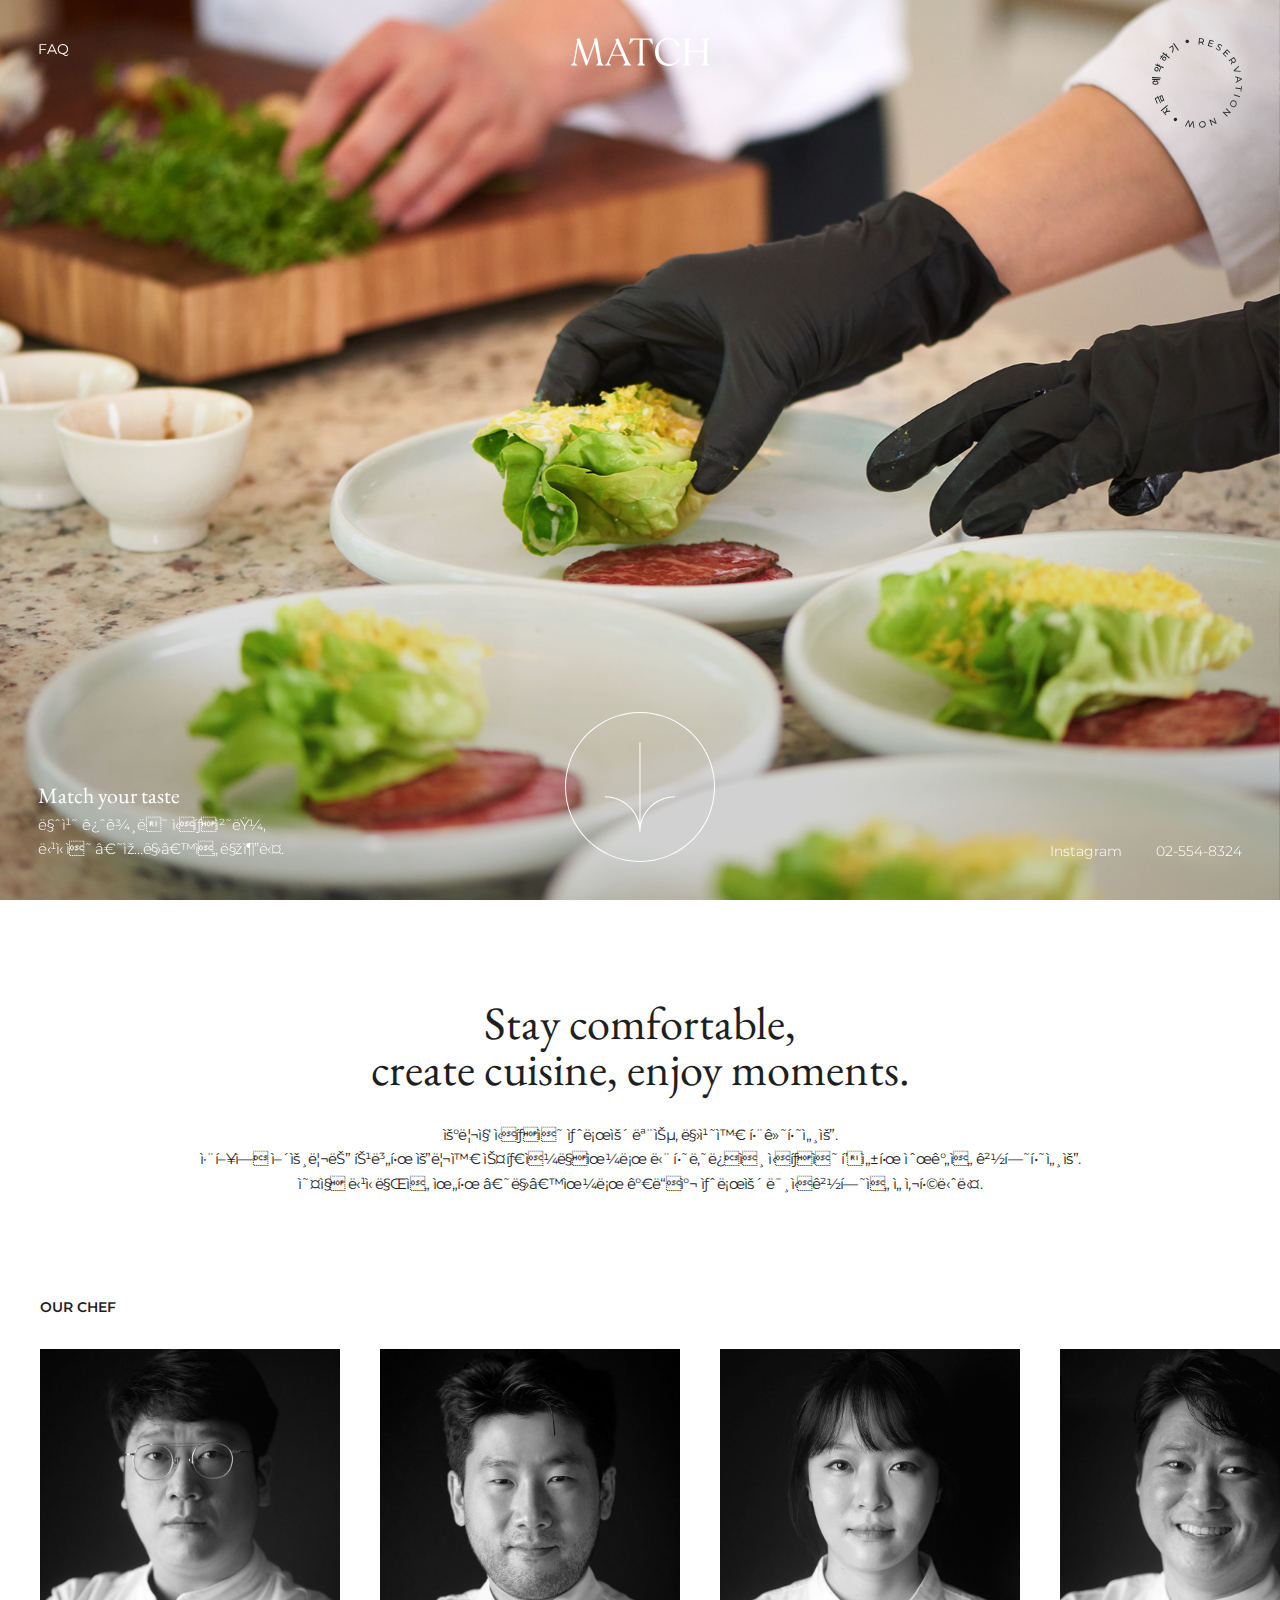
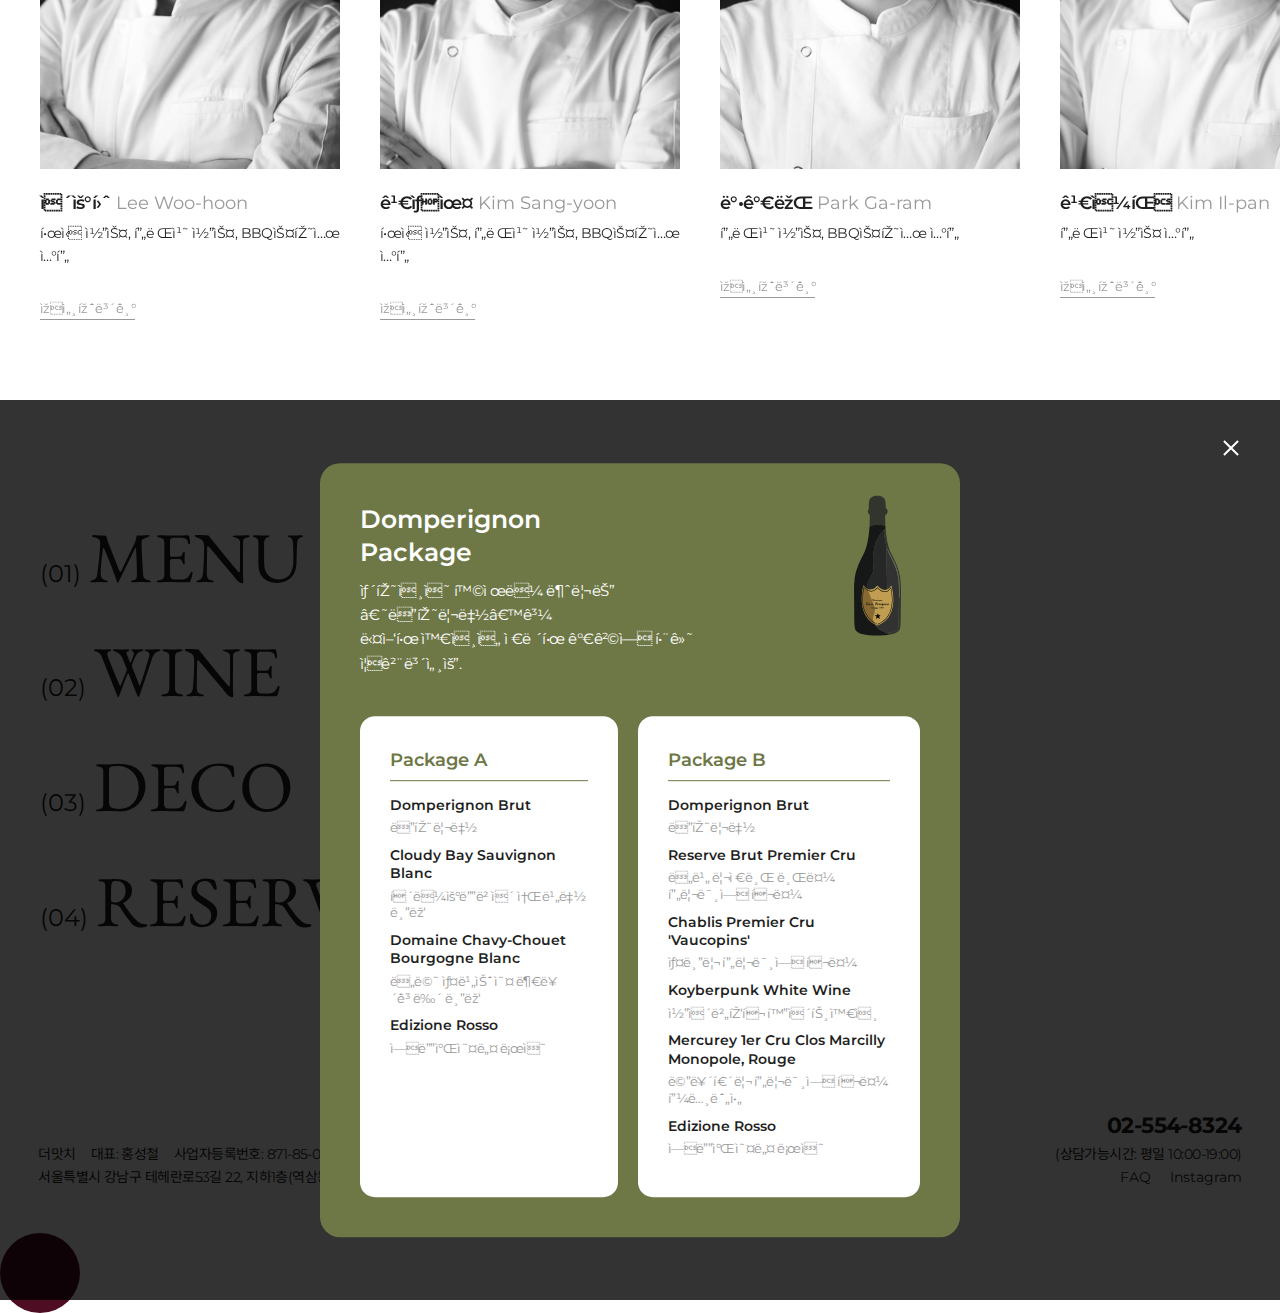
<file: index.html>
<!DOCTYPE html>
<html lang="ko">
<head>
    <!-- Global site tag (gtag.js) - Google Analytics -->
    <script async src="https://www.googletagmanager.com/gtag/js?id=G-9BQWK21FK8"></script>
    <script>
      window.dataLayer = window.dataLayer || [];
      function gtag(){dataLayer.push(arguments);}
      gtag('js', new Date());

      gtag('config', 'G-9BQWK21FK8');
    </script>

    <!-- Facebook Pixel Code -->
    <script>
    !function(f,b,e,v,n,t,s)
    {if(f.fbq)return;n=f.fbq=function(){n.callMethod?
    n.callMethod.apply(n,arguments):n.queue.push(arguments)};
    if(!f._fbq)f._fbq=n;n.push=n;n.loaded=!0;n.version='2.0';
    n.queue=[];t=b.createElement(e);t.async=!0;
    t.src=v;s=b.getElementsByTagName(e)[0];
    s.parentNode.insertBefore(t,s)}(window,document,'script',
    'https://connect.facebook.net/en_US/fbevents.js');
    fbq('init', '228593364340288');
    fbq('track', 'PageView');
    </script>
    <noscript>
     <img height="1" width="1"
    src="https://www.facebook.com/tr?id=228593364340288&ev=PageView
    &noscript=1"/>
    </noscript>
    <!-- End Facebook Pixel Code -->

    <meta charset="UTF-8">
    <meta name="viewport" content="user-scalable=no, initial-scale=1.0, maximum-scale=1.0, minimum-scale=1.0, width=device-width">
    <meta http-equiv="X-UA-Compatible" content="IE=edge">
    <meta name="author" content="pie.glow">
    <meta name="description" content="Match your taste, 맛치">
    <meta name="keywords" content="맛치, Match, 홈다이닝, 집콕라이프, 셰프서비스, 출장셰프, 출장쉐프, 출장돌잔치, 돌잔치, 홈파티">
    <meta property="og:title" content="맛치">
    <meta property="og:description" content="쉐프가 직접 집으로 찾아가는 프라이빗 홈다이닝 서비스 '맛치' | 한식, 양식, 바베큐 메뉴 외에 맞춤 메뉴도 가능 | 와인 및 데코 서비스 | 홈파티, 가족모임, 집들이, 돌잔치, 환갑잔치">
    <meta property="og:image" content="http://pieglow.dothome.co.kr/match/img/ogImg.jpg">
    <meta name="naver-site-verification" content="565d397ea14c7bb5cea75dd47101b17ce6dc1c6d" />
    <title>맛치</title>

    <!-- 파비콘 -->
    <link rel="shortcut icon" href="img/favicon.ico" />


    <!-- css -->
    <link rel="stylesheet" type="text/css" href="css/reset.css">
    <link rel="stylesheet" type="text/css" href="css/swiper/swiper.css">
    <link rel="stylesheet" type="text/css" href="css/swiper/swiper.min.css">
    <link rel="stylesheet" type="text/css" href="css/style.css">

    <!-- JavaScript Libraries -->
    <script type="text/javascript" src="js/jquery-3.5.1.min.js"></script>
    <script type="text/javascript" src="js/swiper/swiper.js"></script>
    <script type="text/javascript" src="js/swiper/swiper.min.js"></script>
    <script src="https://cdnjs.cloudflare.com/ajax/libs/gsap/3.5.1/gsap.min.js"></script>
    <script type="text/javascript" src="js/custom.js"></script>

    <!-- HTLM5shiv ie6~8 -->
    <!--[if lt IE 9]>
        <script src="js/html5shiv.min.js"></script>
        <script type="text/javascript">
            alert("현재 이 브라우저의 버전은 지원하지 않습니다. 최신 브라우저로 업데이트해주세요!");
        </script>
    <![endif]-->
</head>
<body>
    <header id="header" class="cont">
        <div class="header-wrap">
            <div class="gnb">
                <div class="faq web"><a href="faq.html"><span>FAQ</span></a></div>
                <div class="instagram mobile">
                    <a href="https://www.instagram.com/match.kr" target="_blank">Instagram</a>
                    <div class="tooltip"><p>맛치의 인스타그램을 둘러보세요!</p></div>
                </div>
                <h1><span class="ir_pm">Match</span></h1>
            </div>
            <div class="reserv" onclick="fnShowPop2('popup_reserv')">
                <span class="ir_pm">지금 예약하기</span>
                <svg width="95" height="95" viewBox="0 0 95 95">
                    <g>
                        <path class="st0" d="M53.56,7.1L52.3,4.91c-0.13,0-0.28,0-0.42-0.01l-1.64-0.14l-0.17,2.05l-0.95-0.08L49.67,0l2.59,0.22
                            c1.73,0.14,2.7,1.12,2.58,2.58c-0.08,1.04-0.68,1.74-1.63,2l1.39,2.39L53.56,7.1z M53.89,2.71c0.08-0.96-0.51-1.56-1.73-1.66
                            l-1.61-0.13L50.3,3.94l1.61,0.13C53.13,4.18,53.81,3.68,53.89,2.71z"/>
                        <path class="st0" d="M63.65,8.9l-0.26,0.8l-4.6-1.54l2.1-6.42l4.47,1.5l-0.26,0.8l-3.57-1.2l-0.64,1.97l3.18,1.07l-0.25,0.78
                            l-3.18-1.07l-0.68,2.07L63.65,8.9z"/>
                        <path class="st0" d="M67.25,10.67l0.69-0.46c0.19,0.65,0.75,1.37,1.48,1.83c0.99,0.61,1.64,0.48,1.94-0.02
                            c0.85-1.41-3.14-2.64-1.86-4.79c0.53-0.89,1.67-1.23,3.17-0.31c0.67,0.41,1.25,1.02,1.53,1.64l-0.66,0.49
                            c-0.3-0.63-0.78-1.12-1.28-1.43c-0.97-0.6-1.63-0.44-1.93,0.06c-0.85,1.41,3.14,2.65,1.87,4.77c-0.53,0.88-1.68,1.21-3.19,0.28
                            C68.13,12.2,67.45,11.38,67.25,10.67z"/>
                        <path class="st0" d="M78.67,19.54l-0.58,0.6l-3.48-3.42l4.65-4.85l3.38,3.32l-0.58,0.6l-2.7-2.65l-1.43,1.49l2.4,2.36l-0.56,0.59
                            l-2.4-2.36l-1.5,1.57L78.67,19.54z"/>
                        <path class="st0" d="M83.25,27.45l0.96-2.34c-0.08-0.11-0.16-0.23-0.24-0.35l-0.88-1.41l-1.71,1.1l-0.51-0.82l5.64-3.61l1.39,2.23
                            c0.93,1.48,0.75,2.86-0.48,3.64c-0.87,0.56-1.78,0.5-2.57-0.12l-1.05,2.57L83.25,27.45z M86.91,25.07c0.8-0.52,0.92-1.36,0.27-2.4
                            l-0.87-1.39l-2.54,1.63l0.87,1.39C85.29,25.34,86.1,25.59,86.91,25.07z"/>
                        <path class="st0" d="M93.74,35.72l-7.26-0.67l-0.3-0.91l5.41-4.96l0.33,0.99l-4.44,4.07l5.97,0.57L93.74,35.72z"/>
                        <path class="st0" d="M90.04,45.53l-0.31-3.58l-1.72-0.59l-0.09-0.99l6.91,2.46l0.08,0.95l-6.38,3.64l-0.09-1.01L90.04,45.53z
                             M90.77,45.13l3.13-1.74l-3.38-1.16L90.77,45.13z"/>
                        <path class="st0" d="M93.88,53.11l0.3-2.3L95,50.92l-0.72,5.54l-0.82-0.11l0.3-2.3l-5.79-0.77l0.12-0.95L93.88,53.11z"/>
                        <path class="st0" d="M92.93,61.57l-0.29,0.92l-6.35-2.07l0.29-0.92L92.93,61.57z"/>
                        <path class="st0" d="M87.7,66.28c1.69,0.99,2.2,3.05,1.18,4.84c-1.01,1.78-3.02,2.37-4.72,1.37c-1.7-0.99-2.2-3.05-1.19-4.83
                            C83.99,65.88,86.01,65.3,87.7,66.28z M84.63,71.67c1.28,0.75,2.77,0.33,3.51-0.97c0.75-1.31,0.36-2.83-0.92-3.58
                            c-1.28-0.75-2.77-0.33-3.52,0.98C82.96,69.4,83.35,70.92,84.63,71.67z"/>
                        <path class="st0" d="M79.23,83.09l-4.71-4.79l0.55-0.56l6.35,0.71l-3.51-3.57l0.68-0.68l4.71,4.79l-0.55,0.56l-6.35-0.71l3.51,3.57
                            L79.23,83.09z"/>
                        <path class="st0" d="M62.96,92.55l-2.48-6.27l0.73-0.29l5.56,3.17l-1.85-4.68l0.88-0.36l2.48,6.27l-0.73,0.29L62,87.51l1.85,4.68
                            L62.96,92.55z"/>
                        <path class="st0" d="M56.73,90.79c0.22,1.97-1.11,3.61-3.15,3.84c-2.02,0.23-3.68-1.06-3.9-3.03c-0.22-1.98,1.11-3.61,3.13-3.84
                            C54.85,87.52,56.51,88.82,56.73,90.79z M50.62,91.49c0.17,1.49,1.39,2.46,2.86,2.29c1.49-0.17,2.47-1.39,2.3-2.88
                            c-0.17-1.49-1.39-2.46-2.88-2.29C51.44,88.78,50.46,90,50.62,91.49z"/>
                        <path class="st0" d="M34.77,93.16l3.39-6.24l0.98,0.18l0.83,5.64l2.75-4.97l1,0.19L44.72,95l-0.97-0.18l-0.79-5.73l-2.82,5.06
                            l-0.86-0.16l-0.83-5.76l-2.79,5.09L34.77,93.16z"/>
                        <path class="st0" d="M26.29,86.91c-0.53,0.86-1.64,1.13-2.49,0.59c-0.85-0.53-1.11-1.66-0.59-2.52c0.53-0.86,1.64-1.13,2.49-0.59
                            C26.55,84.92,26.81,86.05,26.29,86.91z"/>
                        <path class="st0" d="M9.16,76.63l6.9-5.95l0.68,0.8l-6.9,5.95L9.16,76.63z M13.83,78.09c1.15-0.99,1.73-2.74,1.27-4.22l0.99-0.09
                            c0.33,1.12,0.11,2.39-0.51,3.48c1.22-0.52,2.57-0.6,3.65-0.12l-0.24,1c-1.41-0.66-3.3-0.27-4.48,0.75l-0.66,0.57l1.31,1.56
                            l-0.65,0.56l-3.29-3.92l0.65-0.56l1.31,1.56L13.83,78.09z"/>
                        <path class="st0" d="M5.49,61.3l0.78-0.33l3.21,7.65L8.7,68.95l-2.31-5.52c-1.02,0.19-1.73,0.47-2.36,0.74l2.01,4.79L5.26,69.3
                            l-2.4-5.73l0.65-0.28c0.66-0.28,1.39-0.6,2.48-0.81L5.49,61.3z M10.09,67.26l-2.42-5.77l3.01-1.29l2.42,5.77L10.09,67.26z
                             M11.95,65.35l-1.63-3.88l-1.5,0.64l1.63,3.88L11.95,65.35z"/>
                        <path class="st0" d="M0.05,41.29l9.05,0.46l-0.05,0.99L0,42.28L0.05,41.29z M0.08,44.11l0.05-0.97l8.45,0.43l-0.05,0.98l-2.9-0.15
                            l-0.06,1.26c0.87,0.37,1.36,1,1.32,1.77c-0.06,1.19-1.32,1.91-3.31,1.81c-2-0.1-3.18-0.95-3.12-2.13c0.04-0.76,0.57-1.35,1.48-1.62
                            L2,44.21L0.08,44.11z M3.73,46.23c-1.43-0.07-2.27,0.28-2.3,0.91c-0.03,0.63,0.76,1.07,2.2,1.14c1.43,0.07,2.26-0.28,2.29-0.91
                            C5.95,46.74,5.17,46.3,3.73,46.23z M4.79,44.35l-1.94-0.1l-0.05,1.06c0.3-0.03,0.63-0.04,0.98-0.02s0.66,0.05,0.96,0.12L4.79,44.35
                            z"/>
                        <path class="st0" d="M6.82,33.69C6.34,35,5.14,35.67,3.94,35.22c-1.21-0.45-1.68-1.75-1.21-3.05c0.48-1.32,1.68-1.98,2.88-1.53
                            C6.82,31.08,7.3,32.38,6.82,33.69z M6,33.39c0.28-0.77,0.01-1.51-0.74-1.79c-0.74-0.28-1.43,0.11-1.71,0.88
                            c-0.28,0.76,0,1.51,0.74,1.78C5.03,34.53,5.72,34.15,6,33.39z M5.83,28.41l1.03,0.38l0.43-1.19l0.8,0.3l-0.43,1.19l1.2,0.45
                            L8.5,30.52l-5.04-1.88l0.36-0.98l1.22,0.45l0.43-1.19l0.8,0.3L5.83,28.41z M7.17,35.34l2.06-5.66l3.1,1.16l-0.36,0.98l-2.32-0.87
                            l-1.71,4.68L7.17,35.34z"/>
                        <path class="st0" d="M10.39,19.15l1.29-1.7l0.67,0.52l-3.24,4.26l-0.67-0.52l1.32-1.73l-1-0.78l0.63-0.83L10.39,19.15z
                             M14.31,19.98c0.98,0.77,1.09,2.07,0.3,3.11c-0.8,1.05-2.06,1.26-3.05,0.49c-0.98-0.76-1.1-2.07-0.3-3.11
                            C12.05,19.43,13.33,19.21,14.31,19.98z M16.08,16.83l-0.85,1.12l3.62,2.82l-0.64,0.84L11.02,16l0.64-0.84l2.88,2.25l0.85-1.12
                            L16.08,16.83z M13.71,20.77c-0.6-0.47-1.33-0.36-1.77,0.23c-0.45,0.59-0.37,1.32,0.23,1.8c0.6,0.47,1.33,0.36,1.77-0.23
                            C14.38,21.97,14.31,21.24,13.71,20.77z"/>
                        <path class="st0" d="M21.53,7.69c1.55,2.24,1.98,4.76,0.3,7.82l-0.92-0.36c1.29-2.33,1.29-4.31,0.24-6.14l-2.64,1.88l-0.49-0.7
                            L21.53,7.69z M23.16,5.34l5.21,7.51l-0.85,0.6l-5.21-7.51L23.16,5.34z"/>
                        <path class="st0" d="M35.45,4.04c-0.25-0.98,0.33-1.97,1.3-2.23c0.97-0.25,1.95,0.34,2.2,1.32s-0.33,1.97-1.3,2.23
                            C36.68,5.61,35.7,5.02,35.45,4.04z"/>
                    </g>
                </svg>
            </div>
        </div>

        <!-- main swiper -->
        <div class="swiper-container visual">
            <div class="swiper-wrapper">
                <div class="swiper-slide visual1"></div>
                <div class="swiper-slide visual2"></div>
                <div class="swiper-slide visual3"></div>
            </div>
        </div>
        <!--//main wiper -->

        <div class="content">
            <div class="slogan">
                    <em class="garamond mb10">Match your taste</em>
                    <p>마치 꿈꾸던 식탁처럼,<br> 당신의 ‘입맛’을 맞추다.</p>
            </div>
            <div class="contact web">
                <a class="instagram" href="https://www.instagram.com/match.kr" target="_blank"><span>Instagram</span></a>
                <a class="tel" href="tel:02-554-8324"><span>02-554-8324</span></a>
            </div>
            <a href="#main" class="scroll" role="button"></a>
        </div>
        <!--//비주얼 컨텐츠 -->
    </header>
    <!-- //header -->

    <main id="main" class="cont">
        <div class="cont-wrap">
            <div class="about">
                <div class="story">
                    <h3 class="garamond"><span>Stay comfortable,</span> <span><em>create cuisine,</em> enjoy moments.</span></h3>
                    <p>
                        <span>우리집 식탁의 새로운 모습, 맛치와 함께하세요.</span>
                        <span>취향에 어울리는 특별한 요리와 스타일링으로 단 하나뿐인 식탁의 풍성한 순간을 경험하세요.</span>
                        <span>오직 당신만을 위한 ‘맛’으로 가득찬 새로운 미식경험을 선사합니다.</span>
                    </p>
                </div>
                <!-- chef wiper -->
                <div class="chef">
                    <div class="category">OUR CHEF</div>
                    <div class="swiper-container swiper1">
                        <div class="chef-warp swiper-wrapper">
                            <div class="chef-list swiper-slide" data-num="1">
                                <div class="img" onclick="fnShowPop('popup_1')"></div>
                                <div class="name">이우훈 <span>Lee Woo-hoon</span></div>
                                <div class="kind"><p>한식 코스, 프렌치 코스, BBQ스페셜 셰프</p></div>
                                <button type="button" onclick="fnShowPop('popup_1')"><span>자세히보기</span></button>
                            </div>
                            <div class="chef-list swiper-slide" data-num="2">
                                <div class="img" onclick="fnShowPop('popup_2')"></div>
                                <div class="name">김상윤 <span>Kim Sang-yoon</span></div>
                                <div class="kind"><p>한식 코스, 프렌치 코스, BBQ스페셜 셰프</p></div>
                                <button type="button" onclick="fnShowPop('popup_2')"><span>자세히보기</span></button>
                            </div>
                            <div class="chef-list swiper-slide" data-num="3">
                                <div class="img" onclick="fnShowPop('popup_3')"></div>
                                <div class="name">박가람 <span>Park Ga-ram</span></div>
                                <div class="kind"><p>프렌치 코스, BBQ스페셜 셰프</p></div>
                                <button type="button" onclick="fnShowPop('popup_3')"><span>자세히보기</span></button>
                            </div>
                            <div class="chef-list swiper-slide" data-num="4">
                                <div class="img" onclick="fnShowPop('popup_4')"></div>
                                <div class="name">김일판 <span>Kim Il-pan</span></div>
                                <div class="kind"><p>프렌치 코스 셰프</p></div>
                                <button type="button" onclick="fnShowPop('popup_4')"><span>자세히보기</span></button>
                            </div>
                            <div class="chef-list swiper-slide" data-num="5">
                                <div class="img" onclick="fnShowPop('popup_5')"></div>
                                <div class="name">이승준 <span>Lee Seung-jun</span></div>
                                <div class="kind"><p>한식 코스 셰프</p></div>
                                <button type="button" onclick="fnShowPop('popup_5')"><span>자세히보기</span></button>
                            </div>
                            <div class="chef-list swiper-slide" data-num="6">
                                <div class="img" onclick="fnShowPop('popup_6')"></div>
                                <div class="name">박주은 <span>Park Joo-eun</span></div>
                                <div class="kind"><p>한식 코스 셰프</p></div>
                                <button type="button" onclick="fnShowPop('popup_6')"><span>자세히보기</span></button>
                            </div>
                            <div class="chef-list swiper-slide" data-num="7">
                                <div class="img" onclick="fnShowPop('popup_7')"></div>
                                <div class="name">앵거스 <span>Angus</span></div>
                                <div class="kind"><p>BBQ스페셜 셰프</p></div>
                                <button type="button" onclick="fnShowPop('popup_7')"><span>자세히보기</span></button>
                            </div>
                            <div class="chef-list swiper-slide" data-num="8">
                                <div class="img" onclick="fnShowPop('popup_8')"></div>
                                <div class="name">에드가 <span>Edgar</span></div>
                                <div class="kind"><p>BBQ스페셜 셰프</p></div>
                                <button type="button" onclick="fnShowPop('popup_8')"><span>자세히보기</span></button>
                            </div>
                            <div class="chef-list swiper-slide" data-num="9">
                                <div class="img" onclick="fnShowPop('popup_9')"></div>
                                <div class="name">엄신길 <span>Eom Shin-gil</span></div>
                                <div class="kind"><p>맛치 소믈리에</p></div>
                                <button type="button" onclick="fnShowPop('popup_9')"><span>자세히보기</span></button>
                            </div>
                        </div>
                    </div>
                    <div id="popupWrap"></div><!-- chef profile load -->
                </div>
                <!-- //chef swiper -->
            </div>
            <div class="process-wrap">
            <div class="menu process">
                <h2 class="title">(01)<span class="garamond">MENU</span></h2>
                <div class="contents">
                    <div class="menu-wrap">
                        <div class="tabs mobile">
                            <button>한식</button>
                            <button>양식</button>
                            <button>바베큐</button>
                            <div class="selector"></div>
                        </div>
                        <div class="tabcontent">
                            <div class="option">
                                <div class="menu-title">- Traditional Table Set -</div>
                                <ul class="menu-list">
                                    <li>들깨죽<span>Perilla porridge</span></li>
                                    <li>가리비 냉채<span>Scallop cold salad</span></li>
                                    <li>구절판<span>Gujeol-pan(Assorted meat and vegetable with pancakes)</span></li>
                                    <li>녹두전<span>Mung bean pancake</span></li>
                                    <li>계절생선회<span>Seasonal raw fish</span></li>
                                    <li>낙지연포탕<span>Octopus soup</span></li>
                                    <li>갈비찜<span>Braised short ribs</span></li>
                                    <li>밥과 국, 반찬<span>Rice, Soup with Side dish</span></li>
                                </ul>
                            </div>
                            <div class="option">
                                <div class="menu-title">- Modern Table Set -</div>
                                <ul class="menu-list">
                                    <li>설향 딸기 샐러드와 유자코티지 치즈<span>Strawberry salad &amp; Citron cottage</span></li>
                                    <li>생선 카르토치오<span>Fish cartoccio</span></li>
                                    <li>엘본 스테이크<span>L-bone steak</span></li>
                                    <li>우니 버터 탈리아텔레<span>Sea urchin butter tableagliateqlle</span></li>
                                    <li>허브 랍스터구이<span>Baked herbed-lobster</span></li>
                                    <li>트러플 카넬로니<span>Truffle canneloni</span></li>
                                    <li>홍가리비 찜<span>Red scallops</span></li>
                                </ul>
                            </div>
                            <div class="option">
                                <div class="menu-title">- BBQ Special -</div>
                                <ul class="menu-list">
                                    <li>엘본스테이크 or 포르케타<span>L-bone steak or Porchetta</span></li>
                                    <li>홀 치킨<span>Roasted whole chicken</span></li>
                                    <li>한치구이<span>Grilled cuttlefish</span></li>
                                    <li>그릴드 베지터블<span>Grilled vegetable</span></li>
                                    <li>부라타 샐러드<span>Burrata salad</span></li>
                                    <li>감자튀김<span>Fried potato</span></li>
                                    <li>빵 2종<span>2 kind of bread</span></li>
                                    <li>해물빠에야<span>Seafood paella</span></li>
                                    <li>4가지 소스<span>4 kind of sauce</span></li>
                                </ul>
                            </div>
                        </div>
                        <div class="note">
                            <p>*셰프님 및 계절에 따라 메뉴가 변경될 수 있습니다.</p>
                            <p>*기본 메뉴에 프리미엄 식재료 추가 가능합니다. 상담시 문의주세요.</p>
                        </div>
                    </div>
                </div>
            </div>
            <div class="wine process">
                <h2 class="title">(02)<span class="garamond">WINE</span></h2>
                <div class="contents">
                    <div class="wine-wrap">
                        <div class="option promotion" onclick="fnShowPop2('popup_wine1')">
                            <div class="img"></div>
                            <div class="txt">
                                <div class="title"><em>Domperignon</em> <em>Package</em></div>
                                <p><span>샴페인의 황제라 불리는 ‘돔페리뇽’과</span> <span>다양한 와인을 저렴한 가격에 함께 즐겨보세요.</span></p>
                                <a class="more">자세히보기</a>
                            </div>
                        </div>
                        <!-- <div class="option pairing">
                            <div class="img"></div>
                            <div class="txt">
                                <div class="title"><em>Sommelier</em> <em>Pairing Service</em></div>
                                <p><span>요리의 맛을 더욱 풍부하게 만들어 줄 </span> <span>와인 페어링. 소믈리에가 직접 서비스하는 </span> <span>와인을 만나보세요.</span></p>
                            </div>
                        </div> -->
                        <div class="option list">
                            <div class="img"></div>
                            <div class="txt">
                                <div class="title">Wine List</div>
                                <p><span>맛치는 세계 각지의 다양한 와인을 보유합니다.</span> <span>폭 넓은 와인리스트를 통해 취향에 꼭 맞는 와인을 선택하세요.</span> <span>(상담시 요청주세요)</span></p>
                            </div>
                        </div>
                    </div>
                </div>
            </div>
            <div class="deco process">
                <h2 class="title">(03)<span class="garamond">DECO</span></h2>
                <div class="contents">
                    <div class="option flower">
                        <div class="img"></div>
                        <div class="txt">
                           <div class="inner">
                                <div class="title">Flower</div>
                                <p class="info"><span>플라워 센터피스, 오브제를 이용한 테이블 스타일링을 제공합니다.</span><span>맛치에서 준비한 이 달의 플라워 센터피스와 함께 더욱 화려한 식탁을 꾸며보세요.</span></p>
                            </div>
                        </div>
                    </div>
                    <div class="option plate">
                        <div class="img"></div>
                        <div class="txt">
                            <div class="inner">
                                <div class="title">Plate</div>
                                <p class="info"><span>맛치에서는 요리와 어울리는 플레이트 렌탈 서비스를 제공합니다.</span><span>맛치 스페셜 테이블 셋팅에는 앞접시, 커트러리, 코스지 등으로 구성되어 있습니다.</span></p>
                            </div>
                        </div>
                    </div>
                    <div class="option baby">
                        <div class="img"></div>
                        <div class="txt">
                           <div class="inner">
                                <div class="title">Dear. MY BABY</div>
                                <p class="info"><span>맛치 돌상차림 패키지 구성에는 떡 3종(송편, 백설기, 수수팥떡), 계절과일 4종, 꽃, 돌잡이 소품, 아기의자가 기본으로 포함되어 있습니다.</span><span>맛치의 돌상차림은 식사 서비스 이용시 옵션으로 추가되는 서비스입니다.</span></p>
                            </div>
                        </div>
                    </div>
                </div>
            </div>
            <div class="reservation process noToggle">
                <h2 class="title web" onclick="fnShowPop2('popup_reserv')">(04)<span class="garamond">RESERVATION</span></h2>
                <h2 class="title mobile">(04)<span class="garamond">RESERVATION</span></h2>
                <div class="contents">
                    <p><span>맛치는 1:1 프라이빗 컨설팅을 통해 더 세심한 서비스를 제공합니다.</span> <span>당신의 취향과 목적에 초점을 두어 더욱 만족스러운 시간이 될 수 있도록 고민합니다.</span></p><p><span>카카오톡 또는 ARS 상담을 통해 편리한 예약을 도와드립니다.</span> <span>지금 바로 아래의 버튼을 눌러 서비스를 경험하세요.</span></p>
                    <div class="reserv-button fix"><a href="javascript:void(0);" onclick="fnShowPop2('popup_reserv')">예약/견적상담 받기</a></div>
                    <div class="reserv-button mobile"><a href="javascript:void(0);" onclick="fnShowPop2('popup_reserv')">예약/견적상담 받기</a></div>
                </div>
            </div>
        </div>
        </div>
    </main>

    <footer id="footer" class="clearfix cont"></footer><!-- footer load -->
    <!-- //footer -->

    <!-- 와인 팝업 -->
    <div id="popup_wine1" class="popup_wine" data-num="1">
        <button type="button" class="close" onclick="fnHidePop2('popup_wine1')"></button>
        <div class="popup_content_wrap">
            <div class="popup_content">
                <div class="top">
                    <div class="txt"></div>
                    <div class="img-wrap">
                        <div class="img"></div>
                    </div>
                </div>
                <div class="list_warp">
                    <div class="list">
                        <div class="title">Package A</div>
                        <div class="package_list">
                            <p>Domperignon Brut<span>돔페리뇽</span></p>
                            <p>Cloudy Bay Sauvignon Blanc<span>클라우디베이 소비뇽 블랑</span></p>
                            <p>Domaine Chavy-Chouet Bourgogne Blanc<span>도멘 샤비슈오 부르고뉴 블랑</span></p>
                            <p>Edizione Rosso<span>에디찌오네 로쏘</span></p>
                        </div>
                    </div>
                    <div class="list">
                        <div class="title">Package B</div>
                            <div class="package_list">
                            <p>Domperignon Brut<span>돔페리뇽</span></p>
                            <p>Reserve Brut Premier Cru<span>도비 리저브 브뤼 프리미에 크뤼</span></p>
                            <p>Chablis Premier Cru 'Vaucopins'<span>샤블리 프리미에 크뤼 </span></p>
                            <p>Koyberpunk White Wine<span>코이버펑크 화이트와인</span></p>
                            <p>Mercurey 1er Cru Clos Marcilly Monopole, Rouge<span>메르퀴리 프리미에 크뤼 피노누아</span></p>
                            <p>Edizione Rosso<span>에디찌오네 로쏘</span></p>
                        </div>
                    </div>
                </div>
            </div>
        </div>
    </div>
    <!-- //와인 팝업 -->

    <!-- 예약 팝업 -->
    <div id="popup_reserv">
        <div class="popup_wrap">
            <div class="popup_content">
                <p class="web"></p>
                <p class="mobile">어떤 방법이 더 편하세요?</p>
                <div class="btn-area">
                    <a class="tel" href="tel:02-554-8324">02-554-8324</a>
                    <a href="http://pf.kakao.com/_wxdWNK/chat" target="_blank" class="kakao"><span>카카오톡</span></a>
                </div>
            </div>
            <button type="button" class="close2" onclick="fnHidePop2('popup_reserv')">닫기</button>
        </div>
    </div>
    <!-- //예약 팝업 -->

    <div class="cursor web">
        <div class="cursorDrag">SLIDE</div>
        <div class="cursorClick">CLICK</div>
    </div>
    <!-- cursor -->

    <script>
        /*예약 팝업*/
        var posY;
        function fnShowPop2(sGetName){
            $("#"+ sGetName).addClass("on");

            //스크롤막기
            posY = $(window).scrollTop();
            $('html, body').addClass('not_scroll');
            $(".cont").css("top",-posY);
        }

        function fnHidePop2(sGetName){
            $("#"+ sGetName).removeClass("on");

            $('html, body').removeClass('not_scroll');
            posY = $(window).scrollTop(posY); //원래 스크롤 위치로 반환
            // 팝업 닫기 푸터 위치 이동 오류 해결
            $('#footer').css('top', '0');
        }
    </script>

</body>
</html>
</file>
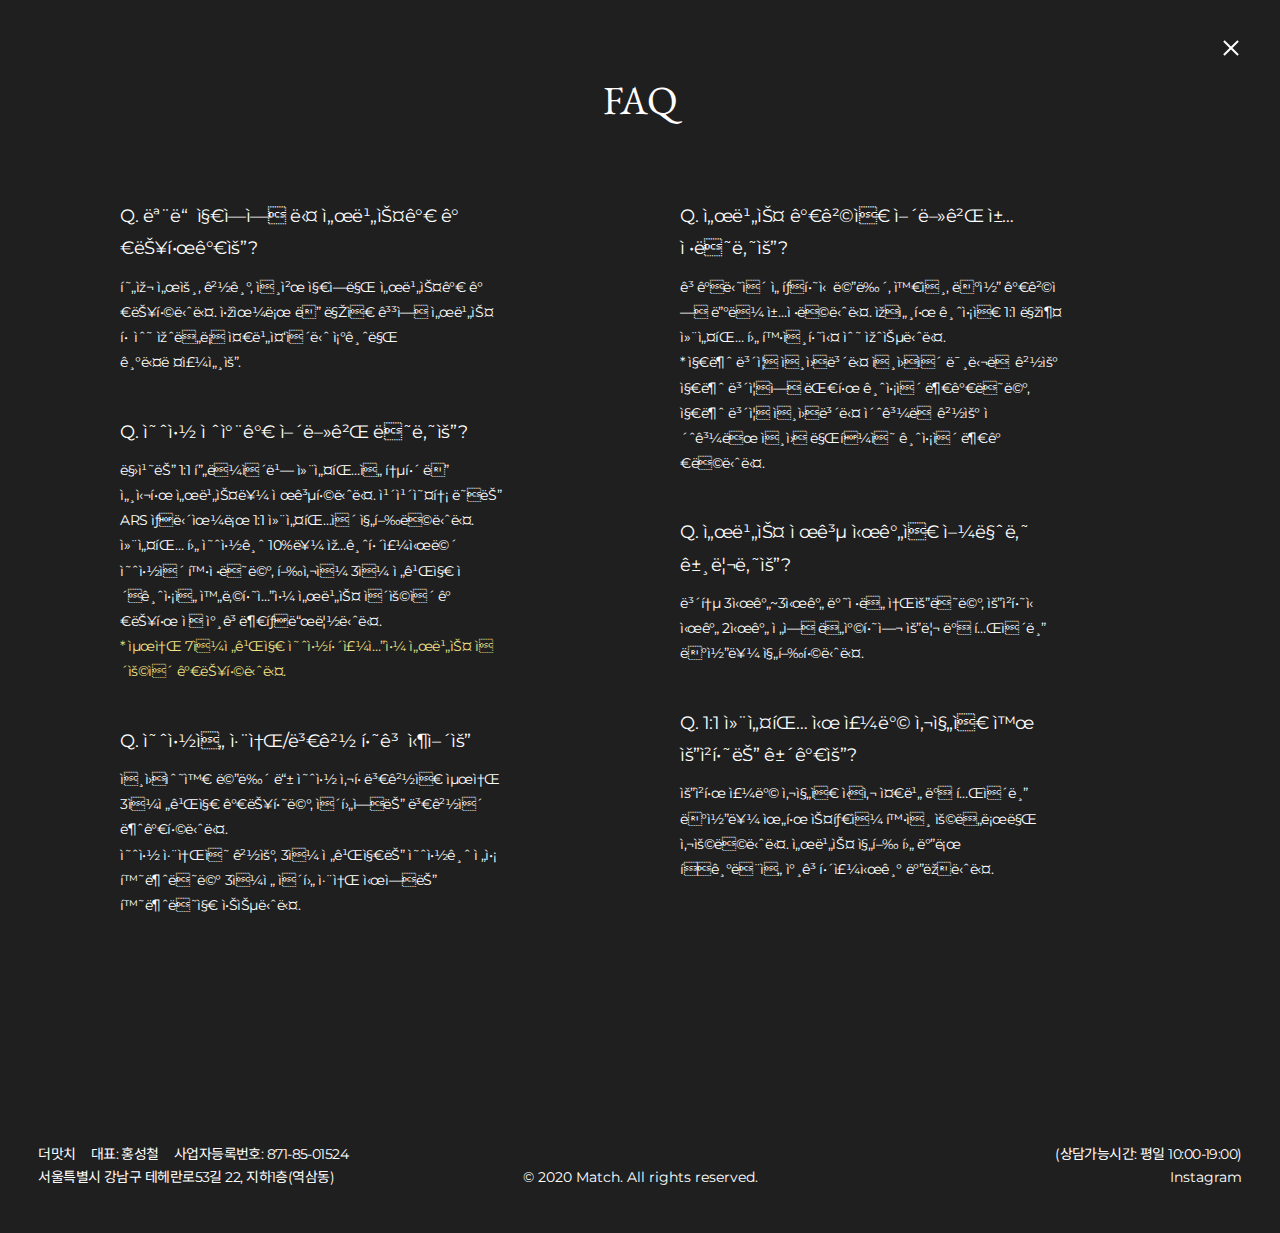
<file: faq.html>
<!DOCTYPE html>
<html lang="ko">
<head>
   <!-- Global site tag (gtag.js) - Google Analytics -->
    <script async src="https://www.googletagmanager.com/gtag/js?id=G-9BQWK21FK8"></script>
    <script>
      window.dataLayer = window.dataLayer || [];
      function gtag(){dataLayer.push(arguments);}
      gtag('js', new Date());

      gtag('config', 'G-9BQWK21FK8');
    </script>
    
    <!-- Facebook Pixel Code -->
    <script>
    !function(f,b,e,v,n,t,s)
    {if(f.fbq)return;n=f.fbq=function(){n.callMethod?
    n.callMethod.apply(n,arguments):n.queue.push(arguments)};
    if(!f._fbq)f._fbq=n;n.push=n;n.loaded=!0;n.version='2.0';
    n.queue=[];t=b.createElement(e);t.async=!0;
    t.src=v;s=b.getElementsByTagName(e)[0];
    s.parentNode.insertBefore(t,s)}(window,document,'script',
    'https://connect.facebook.net/en_US/fbevents.js');
    fbq('init', '228593364340288'); 
    fbq('track', 'PageView');
    </script>
    <noscript>
     <img height="1" width="1" 
    src="https://www.facebook.com/tr?id=228593364340288&ev=PageView
    &noscript=1"/>
    </noscript>
    <!-- End Facebook Pixel Code -->
    
    <meta charset="UTF-8">
    <meta name="viewport" content="user-scalable=no, initial-scale=1.0, maximum-scale=1.0, minimum-scale=1.0, width=device-width">
    <meta http-equiv="X-UA-Compatible" content="IE=edge">
    <meta name="author" content="pie.glow">
    <meta name="description" content="안락한 미식 향유, 그로토">
    <meta name="keywords" content="그로토, grotto, 홈다이닝, 집콕라이프, 셰프서비스">
    <title>FAQ - 맛치</title>
    
    <!-- css -->
    <link rel="stylesheet" type="text/css" href="css/reset.css">
    <link rel="stylesheet" type="text/css" href="css/style.css">
     
    <!-- js -->
    <script type="text/javascript" src="js/jquery-3.5.1.min.js"></script>     
       
    <!-- HTLM5shiv ie6~8 -->
    <!--[if lt IE 9]> 
        <script src="js/html5shiv.min.js"></script>
        <script type="text/javascript">
            alert("현재 당신이 보는 브라우저는 지원하지 않습니다. 최신 브라우저로 업데이트해주세요!");
        </script>
    <![endif]-->
</head>
<body id="faq-wrap">
    <header>
        <a href="index.html" class="close"></a>    
    </header>
    <main id="faq">
        <h3 class="garamond">FAQ</h3>
        <div class="faq-wrap">
           <div class="faq-left">
                <div class="faq">
                    <div class="q">Q. 모든 지역에 다 서비스가 가능한가요?</div>
                    <div class="a">현재 서울, 경기, 인천 지역만 서비스가 가능합니다. 앞으로 더 많은 곳에 서비스 할 수 있도록 준비중이니 조금만 기다려주세요.</div>
                </div>
                <div class="faq">
                    <div class="q">Q. 예약 절차가 어떻게 되나요?</div>
                    <div class="a">맛치는 1:1 프라이빗 컨설팅을 통해 더 세심한 서비스를 제공합니다. 카카오톡 또는 ARS 상담으로 1:1 컨설팅이 진행됩니다. 컨설팅 후 예약금 10%를 입금해주시면 예약이 확정되며, 행사일 3일 전까지 총금액을 완납하셔야 서비스 이용이 가능한 점 참고부탁드립니다. <span>* 최소 7일전까지 예약해주셔야 서비스 이용이 가능합니다.</span></div>
                </div>
                <div class="faq">
                    <div class="q">Q. 예약을 취소/변경 하고 싶어요</div>
                    <div class="a">인원수와 메뉴 등 예약 사항 변경은 최소 3일전까지 가능하며, 이후에는 변경이 불가합니다.<br>예약 취소의 경우, 3일 전까지는 예약금 전액 환불되며 3일전 이후 취소 시에는 환불되지 않습니다.</div>
                </div>
            </div>
            <div class="faq-right">
                <div class="faq">
                    <div class="q">Q. 서비스 가격은 어떻게 책정되나요?</div>
                    <div class="a">고객님이 선택하신 메뉴, 와인, 데코 가격에 따라 책정됩니다. 자세한 금액은 1:1 맞춤 컨설팅 후 확인하실 수 있습니다. <br>* 지불 보증 인원보다 인원이 미달될 경우 지불 보증에 대한 금액이 부가되며, 지불 보증 인원보다 초과될 경우 초과된 인원 만큼의 금액이 부가됩니다.</div>
                </div>
                <div class="faq">
                    <div class="q">Q. 서비스 제공 시간은 얼마나 걸리나요?</div>
                    <div class="a">보통 3시간~3시간 반정도 소요되며, 요청하신 시간 2시간 전에 도착하여 요리 및 테이블 데코를 진행합니다.</div>
                </div>
                <div class="faq">
                    <div class="q">Q. 1:1 컨설팅 시 주방 사진은 왜 요청하는 건가요?</div>
                    <div class="a">요청한 주방 사진은 식사 준비 및 테이블 데코를 위한 스타일 확인 용도로만 사용됩니다. 서비스 진행 후 바로 폐기됨을 참고해주시기 바랍니다.</div>
                </div>  
            </div>
        </div>
        <!-- //FAQ -->
        
        <div class="contact">
            <p></p>
        </div>
    </main>
    
    <footer id="footer" class="clearfix cont"></footer><!-- footer load -->
    <!-- //footer -->
    
    <script>        
    /*footer load*/
    $('#footer').load('footer.html');
    </script>
</body>
</html>
</file>
<file: css/style.css>
@charset "utf-8"; /*한글 깨짐 방지*/

/*공용*/
.garamond {font-family: 'EB Garamond', serif;}
a:hover span:after {content: ''; width: 100%; height: 1px; position: absolute; left: 0; bottom: -5px;}
.close {width: 40px; height: 40px; position: absolute; top: 3vw; right: 3vw; z-index: 1;}
.close:before {content: ''; display: block; border: solid #fff; border-width: 0 2px 0 0; position: absolute; top: 0; left: 0; height: 20px; margin-left: 2em; transform: rotate(45deg);}
.close:after {content: ''; display: block; border: solid #fff; border-width: 0 2px 0 0; position: absolute; top: 0; left: 0; height: 20px; margin-left: 2em; transform: rotate(-45deg);}
.not_scroll {position: fixed; overflow: hidden; width: 100%; height: 100%;}
.not_scroll .cont {position: relative; top: 0;}
::selection {background: #4e0d22; color: #fff;}
#popupWrap .modal-wrapper, #popup_reserv, .popup_wine {position: fixed; top: 0; left: 0; transition: all 0.5s ease-in-out; z-index: 999; background-color: rgba(0,0,0,0.8); width: 100%; height: 100vh;}

/*커서*/
.cursor {position: absolute; width: 80px; height: 80px; border-radius: 50%; background: #4e0d22; z-index: 1000; user-select: none; pointer-events: none; z-index: 1000;  transition: transform 0.3s;}
.cursor.link {mix-blend-mode: difference; transform: scale(2);}
.cursor.text {mix-blend-mode: difference;}
.cursor.drag, .cursor.click {transform: scale(1.5);}
.cursor.text .cursorDrag.on {display: none;} /*chef swiper button 오류*/
.cursorDrag, .cursorClick {display: none; color: #fff; position: absolute; top: 50%; left: 50%; transform: translate(-50%, -50%); font-size: 10px;}
.cursorDrag.on, .cursorClick.on {display: block;}



/*swiper*/
.swiper-container {width: 100%; height: 100%;}
.swiper-slide {background: #fff; display: -webkit-box; display: -ms-flexbox; display: -webkit-flex; display: flex; -webkit-box-pack: center; -ms-flex-pack: center; -webkit-justify-content: center; justify-content: center; -webkit-box-align: center; -ms-flex-align: center; -webkit-align-items: center; align-items: center;}

/*header*/
.header-wrap {position: relative;}
.header-wrap .gnb {position: absolute; width: 100%; top: 3vw;}
.header-wrap .gnb h1 {background:url(../img/match_logo.svg) no-repeat center; width: 145px; height: 28px; position: absolute; left: 50%; transform: translateX(-50%);}
.header-wrap .gnb .faq {position: absolute; left: 3vw;}
.header-wrap .gnb .faq a {color: #fff;}
.header-wrap .gnb .faq a:hover span:after {background: #fff;}
.header-wrap .reserv {mix-blend-mode: difference; position: fixed; top: 3vw; right: 3vw; z-index: 2; cursor: pointer;}
.header-wrap .reserv svg {width: 90px; height: 90px; animation: rotateImg 10s linear infinite; transform-origin: 50% 50%;}

/*visual slider*/
.visual {height: 100vh; z-index: -1;}

/*visual content*/
.content {position: absolute; width: 100%; z-index: 1;}
.content .slogan {position: absolute; bottom: 3vw; left: 3vw; color: #fff;}
.content .slogan em {font-size: 22px; display: block;}
.content .slogan p {font-weight: 300;}
.content .contact {position: absolute; bottom: 3vw; right: 3vw; height: 22px;}
.content .contact > a {display: inline-block; margin-left: 30px; color: #fff; font-weight: 300;}
.content .contact > a:hover span:after {background: #fff;}
.content .scroll {background: url(../img/scroll.svg) no-repeat center; position: absolute; bottom: 3vw; left: 50%; transform: translateX(-50%); width: 150px; height: 150px;}

/*main*/
#main, #footer {background: #fff;}

/*content 전체 넓이*/
.cont-wrap, #faq {width: 1350px; margin: 0 auto; padding: 0 15px;}


/*about*/
.about .story {text-align: center; padding-top: 100px;}
.about .story h3 {font-size: 40px; margin-bottom: 30px; line-height: 1;}
.about .chef .swiper-container {overflow: initial;}
.about .chef .category {width: 340px; font-weight: 600; margin-top: 100px; }
.about .chef .chef-warp {margin-top: 30px; margin-bottom: 180px;}
.about .chef .chef-warp.swiper-wrapper {width: 100%; height: 100%;}
.about .chef .chef-warp .chef-list:first-child {padding-left: 0;}
.about .chef .chef-warp .chef-list.swiper-slide {
       /* Center slide text vertically */
      -webkit-box-pack: center;
      -ms-flex-pack: center;
      -webkit-justify-content: center;
      justify-content: center;
      -webkit-box-align: center;
      -ms-flex-align: center;
      -webkit-align-items: center;
      align-items: center;
      width: 25%;
      display: block;
    }
.about .chef .chef-warp .chef-list .img {padding-bottom: 140%;}
.about .chef .chef-warp .chef-list:nth-child(1) .img, #popup_1 .img {background: url(../img/lwh.jpg) no-repeat top; background-size: cover;}
.about .chef .chef-warp .chef-list:nth-child(2) .img, #popup_2 .img {background: url(../img/ksy.jpg) no-repeat top; background-size: cover;}
.about .chef .chef-warp .chef-list:nth-child(3) .img, #popup_3 .img {background: url(../img/pgr.jpg) no-repeat top; background-size: cover;}
.about .chef .chef-warp .chef-list:nth-child(4) .img, #popup_4 .img {background: url(../img/kip.jpg) no-repeat top; background-size: cover;}
.about .chef .chef-warp .chef-list:nth-child(5) .img, #popup_5 .img {background: url(../img/lsj.jpg) no-repeat top; background-size: cover;}
.about .chef .chef-warp .chef-list:nth-child(6) .img, #popup_6 .img {background: url(../img/pje.jpg) no-repeat top; background-size: cover;}
.about .chef .chef-warp .chef-list:nth-child(7) .img, #popup_7 .img {background: url(../img/angus.jpg) no-repeat top; background-size: cover;}
.about .chef .chef-warp .chef-list:nth-child(8) .img, #popup_8 .img {background: url(../img/ssm.jpg) no-repeat top; background-size: cover;}
.about .chef .chef-warp .chef-list:nth-child(9) .img, #popup_9 .img {background: url(../img/esg.jpg) no-repeat top; background-size: cover;}
.about .chef .chef-warp .chef-list .name {font-weight: 600; letter-spacing: -0.04em; font-size: 18px; margin: 20px 0 5px;}
.about .chef .chef-warp .chef-list .name span {color: #999999; font-weight: 400; letter-spacing: 0;}
.about .chef .chef-warp .chef-list .kind {margin-bottom: 30px;}
.about .chef .chef-warp .chef-list > button {color: #999999; letter-spacing: -0.04em; font-size: 13px;}
.about .chef .chef-warp .chef-list > button span:after {content: ''; display: block; width: 100%; height: 1px; background: #999; }

/*chef popup*/
#popupWrap .modal-wrapper {margin-left: 3000px;}
#popupWrap .modal-wrapper.on {margin-left: 0;}
#popupWrap .modal-wrapper .btn {display: flex;}
#popupWrap .modal-wrapper .btn {position: absolute; right: 3vw; bottom: 3vw;}
#popupWrap .modal-wrapper .btn .prev {width: 35px; height: 35px; background: url(../img/prevNext.svg) no-repeat center; transform: rotate(180deg);}
#popupWrap .modal-wrapper .next {width: 35px; height: 35px; background: url(../img/prevNext.svg) no-repeat center;}
#popupWrap .modal-wrapper .modal {position: fixed; width: 100%; height: 100vh; display: none;}
#popupWrap .modal-wrapper .modal.on {display: block;}
.modal_container {width: 82%; height: 100vh; position: absolute; right: 0; background: #fff;}
.modal_container .m_content .img {width: 50%; height: 100vh; background: #555;}
.modal_container .m_content .m_inner {width: 50%;}
.modal_container .m_content .m_inner .close:before, .modal_container .m_content .close:after {border-color: #1f1f1f;}
.modal_container .m_content .m_inner .profile {padding: 3vw;}
.modal_container .m_content .m_inner .profile .name {font-size: 26px; font-weight: bold;}
.modal_container .m_content .m_inner .profile .name span {font-weight: 300;}
.modal_container .m_content .m_inner .profile .kind {color: #999999;}
.modal_container .m_content .m_inner .profile .list {margin-top: 30px; line-height: 2;}
.modal_container .m_content .m_inner .profile .list dl {display: flex;}
.modal_container .m_content .m_inner .profile .list dt {font-weight: 700; width: 20%;}
.modal_container .m_content .m_inner .profile .list dd {margin-left: 0px; letter-spacing: -0.04em; width: 80%;}

/*process 전체*/
.process-wrap .process h2 {font-size: 18px; cursor: pointer;}
.process-wrap .process h2 span {font-size: 46px; margin-left: 8px;}
.process-wrap .process h2.active {color: #4e0d22;}
.process-wrap .process .contents {margin: 20px 0 100px; display: none;}


/*menu*/
.menu .contents .menu-wrap .tabcontent {width: 100%; display: flex;}
.menu .contents .menu-wrap .tabcontent .option {width: 100%; padding: 3vw; text-align: center;}
.menu .contents .menu-wrap .tabcontent .option:hover {box-shadow: 0 0 15px 5px rgba(0,0,0,0.1);}
.menu .contents .menu-wrap .menu-title {font-size: 18px; font-weight: 600;}
.menu .contents .menu-wrap .menu-list {margin: 30px 0 0px;}
.menu .contents .menu-wrap .menu-list li {letter-spacing: -0.04em; margin-top: 20px;}
.menu .contents .menu-wrap .menu-list li span {color: #666666; display: block; letter-spacing: 0;}
.menu .contents .menu-wrap .menu-list li.special, .menu .menu-list li.special span {color: #4e0d22;}
/* .menu .contents .price {font-weight: 600;} */
.menu .contents .menu-wrap .note {background: #f5f5f5; padding: 50px; margin-top: 20px;}


/*wine*/
.wine .contents .wine-wrap .option.promotion {cursor: pointer;}
.wine .contents .wine-wrap .option .title {font-size: 18px; font-weight: 600; margin: 15px 0;}
.wine .contents .wine-wrap .promotion .img, #popup_wine1 .popup_content_wrap .popup_content .img  {background: url(../img/domperignon.svg) no-repeat center; width: 165px; height: 165px; margin: 0 auto;}
.wine .contents .wine-wrap .pairing .img, #popup_wine2 .popup_content_wrap .popup_content .img  {background: url(../img/sommelier.svg) no-repeat center; width: 165px; height: 165px; margin: 0 auto;}
.wine .contents .wine-wrap .list .img {background: url(../img/winelist.svg) no-repeat center; width: 165px; height: 165px; margin: 0 auto;}

.popup_wine {margin-top: 2000px;}
.popup_wine.on {margin-top: 0;}
.popup_content_wrap:after {display: none; content: ''; width: 100%; height: 15vh; position: fixed; bottom: 0;}
.popup_content_wrap .popup_content .top {display: flex;}
.popup_content_wrap .popup_content .top .txt {color: #fff; width: 60%;}
.popup_content_wrap .popup_content .top .txt a {display: none;}
.popup_content_wrap .popup_content .top .txt .title {line-height: 1.4; margin-bottom: 15px; font-weight: 600; font-size: 22px;}
.popup_content_wrap .popup_content .top .txt .title em {display: block;}
.popup_content_wrap .popup_content .top .img-wrap {width: 40%;}
.popup_content_wrap .popup_content .list_warp .list {background: #fff; padding: 30px; border-radius: 15px;}
.popup_content_wrap .popup_content .list_warp .list .title {font-size: 18px; font-weight: 600; border-bottom: 1px solid; margin-bottom: 15px; padding-bottom: 5px;}
.popup_content_wrap .popup_content .list_warp .list .package_list p {margin: 10px 0; font-weight: 600; letter-spacing: 0; line-height: 1.3;}
.popup_content_wrap .popup_content .list_warp .list .package_list p span {display: block; color: #999999; font-size: 13px; font-weight: 400; letter-spacing: -0.04em; margin-top: 5px;}

#popup_wine1 .popup_content_wrap {background: #6E7746;}
#popup_wine1 .popup_content_wrap:after {background: linear-gradient(to bottom,rgba(110,119,70,0.001),#6E7746)}
#popup_wine1 .popup_content_wrap .popup_content .list .title {color: #6E7746; border-color: #6E7746;}


/*deco*/
.deco .contents .intro {margin-bottom: 80px; text-align: center;}
.deco .contents .intro .garamond {font-size: 32px; margin-bottom: 5px;}
.deco .contents .option {margin-bottom: 80px; display: flex;}
.deco .contents .option .txt .title {font-size: 18px; font-weight: 600; margin-bottom: 15px;}
.deco .contents .option .txt p {color: #666666; line-height: 2;}
.deco .contents .option .txt p.info {color: #1f1f1f; margin-bottom: 10px; line-height: inherit;}
.deco .contents .option.flower .txt, .deco .contents .option.baby .txt {width: 40%; display: flex; align-items: center; margin-left: 5%;}
.deco .contents .option.plate {flex-direction: row-reverse;}
.deco .contents .option.plate .txt {width: 30%; display: flex; align-items: center; margin-right: 5%;}
.deco .contents .option.flower .img {width: 55%; height: 480px; background: url(../img/decoFlower.jpg) no-repeat center; background-size: cover;}
.deco .contents .option.plate .img {width: 65%; height: 605px; background: url(../img/decoPlate.jpg) no-repeat center; background-size: cover;}
.deco .contents .option.baby .img {width: 55%; height: 480px; background: url(../img/decoBaby.jpg) no-repeat center; background-size: cover;}


/*reservation*/
.reserv-button {text-align: center; width: 25vw; margin: 0 auto; background: #4e0d22; border-radius: 50px; margin-top: 80px;}
.reserv-button a {color: #fff; padding: 20px 0; display: block;}

#popup_reserv {display: none;}
#popup_reserv.on {display: block;}
#popup_reserv .popup_wrap {background: #fff; text-align: center; position: fixed; top: 50%; left: 50%; transform: translate(-50%, -50%);}
#popup_reserv .popup_wrap .btn-area {margin: 30px 0 0;}
#popup_reserv .popup_wrap .btn-area a {border: 1px solid;  border-radius: 50px; padding: 12px 40px; transition: all 0.5s;}
#popup_reserv .popup_wrap .btn-area a.tel {margin-right: 5px; border-color: #999999; font-weight: 700;}
#popup_reserv .popup_wrap .btn-area a.kakao {margin-left: 5px; border-color: #56051f; background: #56051f; color: #fff;}
#popup_reserv .popup_wrap button.close2 {width: 100%; border-top: 1px solid #e2e2e2; padding: 20px;}

/*footer*/
#footer {position: relative; padding: 150px 3vw 5vh; display: flex; align-items: flex-end;}
#footer > div {flex: 1;}
#footer .info em {margin: 0 15px;}
#footer .customer_center {order: 3; flex: 1; text-align: right;}
#footer .customer_center a {display: block;}
#footer .customer_center a.tel span {font-weight: 700; font-size: 22px;}
#footer .customer_center .link a {display: inline-block; margin-left: 15px;}
#footer .copy {text-align: center;}

/*FAQ*/
#faq-wrap {background: #1f1f1f; color: #fff;}
#faq-wrap #footer {background: #1f1f1f;}
#faq-wrap #footer .contact a, #faq-wrap #footer .contact p.haveQ, #faq-wrap #footer .link a {color: #fff;}
#faq {margin-top: 80px;}
#faq h3 {font-size: 40px; line-height: 1; text-align: center; color: #fff;}
#faq .faq-wrap {display: flex; padding: 80px 80px 0;}
#faq .faq-wrap > div {flex: 1;}
#faq .faq-wrap .faq-right {margin-left: 80px;}
#faq .faq {width: 80%; margin-bottom: 40px; letter-spacing: -0.03em; line-height: 1.8;}
#faq .faq .q {font-size: 18px; margin-bottom: 10px;}
#faq .faq .a span {display: block; color: #F2E387;}


/*미디어쿼리*/
@media screen and (min-width: 992px) {
    .mobile {display: none !important;}
    
    .visual .visual1 {background: url(../img/web01.png) no-repeat center; background-size: cover;}
    .visual .visual2 {background: url(../img/web03.jpg) no-repeat center; background-size: cover;}
    .visual .visual3 {background: url(../img/w.jpg) no-repeat center; background-size: cover;}
    
    .content .slogan p, .about .story p, .deco .contents .intro p {font-size: calc(14px + 0.1vw)}
    
    .about .story span {display: block;} 
    .about .story h3 {font-size: calc(40px + 0.5vw);}
    .about .chef .chef-warp .chef-list > button:hover {color: #4e0d22; font-weight: 700;}
    .about .chef .chef-warp .chef-list > button:hover span:after {background: #4e0d22;}
    .about .chef .modal_container .m_content {display: flex;}
    .modal_container .m_content .m_inner .profile .list dt {width: 60px;}
    
    .process-wrap .process h2 {font-size: calc(18px + 0.5vw)}
    .process-wrap .process h2 span {font-size: calc(46px + 2vw)}
    .process-wrap .process h2:hover {color: #4e0d22;}
    
    .menu .contents .menu-wrap .tabcontent .option {margin-bottom: 20px;}
    
    .wine .contents .wine-wrap {display: flex;}
    .wine .contents .wine-wrap .option {width: 50%; text-align: center; position: relative; padding: 3vw;}
    .wine .contents .wine-wrap .option:hover {box-shadow: 0 0 15px 5px rgba(0,0,0,0.1);}
    .wine .contents .wine-wrap .option p {color: #666666;}
    .wine .contents .wine-wrap .option p span {display: block;}
    .wine .contents .wine-wrap .option .txt a.more {display: none;}
    .popup_content_wrap {position: absolute; top: 50%; left: 50%; transform: translate(-50%, -50%); border-radius: 20px;}
    .popup_content_wrap .popup_content {padding: 40px;}
    .popup_content_wrap .popup_content .top {margin-bottom: 40px;}
    .popup_content_wrap .popup_content .top .img {position: absolute; top: 20px; right: 0;}
    .popup_content_wrap .popup_content .top .txt .title {font-size: calc(22px + 0.25vw); line-height: 1.3; margin-bottom: 10px;}
    .popup_content_wrap .popup_content .top .txt p span {display: block; font-size: calc(14px + 0.1vw);}
    .popup_content_wrap .popup_content .list_warp {display: flex;}
    .popup_content_wrap .popup_content .list_warp .list:first-child {margin-right: 20px;}

    .deco .contents .option .txt p.info span {display: block;}
    
    .reservation .contents {display: none !important;}
    #popup_reserv .popup_wrap {font-size: 16px;}
    #popup_reserv .popup_wrap .popup_content {padding: 50px;}
    #popup_reserv .popup_wrap p.web span {display: block;}
    
    #footer .contact a:hover span:after, #footer .link a:hover span:after {background: #1f1f1f;}
    #faq-wrap #footer a:hover span:after {background: #fff;}
    #faq-wrap #footer .link .faq {display: none;}
    #faq-wrap #footer .link a.instagram {margin-left: 0;}
    
}
@media screen and (max-width: 1350px) { 
    .cont-wrap, #faq {width: 1200px; overflow: initial;} 
}
@media screen and (max-width: 1200px) { 
    .cont-wrap, #faq {width: 991px;} 
    #faq .faq-wrap {padding: 80px 40px 0;}
    #faq .faq {width: 100%;}
}
@media screen and (max-width: 991px) {
    .web {display: none !important;}
    
    .header-wrap .gnb h1 {width: 100px; height: 19px; left: 3vw; transform: inherit;}
    .header-wrap .gnb .instagram {position: absolute; right: 3vw; text-align: right;}
    .header-wrap .gnb .instagram a {color: #fff;}
    .header-wrap .gnb .instagram .tooltip {display: none;}
    .header-wrap .reserv {display: none;}
    
    .visual {height: 70vh;}
    .visual .visual1 {background: url(../img/m1.jpg) no-repeat center; background-size: cover;}
    .visual .visual2 {background: url(../img/m2.jpg) no-repeat center; background-size: cover;}
    .visual .visual3 {background: url(../img/m5.jpg) no-repeat center; background-size: cover;}   
    
    .content .scroll {width: 100px; height: 100px; right: 3vw; bottom: 3vw; transform: inherit; left: inherit;}
    
    .cont-wrap, #faq {width: 100%; padding: 0; margin-bottom: 80px; overflow: hidden;}
    
    .about .story {margin-left: 3vw; margin-right: 3vw; padding-top: 60px;}
    .about .story h3 {text-align: left;}
    .about .story h3 span em {display: block;}
    .about .story p {text-align: left;}
    .about .chef .category {padding-left: 3vw; margin-top: 60px;}
    .about .chef .chef-warp {margin-top: 25px; margin-bottom: 80px;}
    .about .chef .chef-warp .chef-list.swiper-slide {width: 50%;}
    .about .chef .chef-warp .chef-list.swiper-slide:first-child {margin-left: 3vw;}
    .about .chef .chef-warp .chef-list.swiper-slide:last-child {margin-right: 3vw;}
    .modal_container {width: 100%; background: #fff; height: 100%; overflow: hidden; overflow-y: scroll;}
    .modal_container .m_content .img {width: 100%; height: 50vh;}
    .modal_container .m_content .m_inner {width: 100%;}
    .modal_container .m_content .m_inner .btn-area {position: relative; height: 60px;}
    .modal_container .m_content .m_inner .btn-area .close {top: 6vw;}
    .modal_container .m_content .m_inner .btn {left: 3vw; top: 3vw;}
    
    .process-wrap .process, .process-wrap .process.wine h2.title {margin-left: 3vw; margin-right: 3vw;}
    .process-wrap .process.wine {margin-left: 0; margin-right: 0;}
    .process-wrap .process .contents {margin: 10px 0 40px;}
    
    .menu .contents .menu-wrap {display: block;}
    .menu .contents .menu-wrap .tabs {display: flex; justify-content: center; background: #f5f5f5; position: relative; border-radius: 50px;}
    .menu .contents .menu-wrap .tabs button {color: #666666; border-radius: 50px; width: 50%; height: 42px; z-index: 1; transition-duration:0.4s;}
    .menu .contents .menu-wrap .tabs button.active {color: #fff;}
    .menu .contents .menu-wrap .tabs .selector {width: 33.333%; height: 42px; position: absolute; background: #4e0d22; top: 0; left: 0; border-radius: 50px; transition-duration:0.4s; transition-timing-function: cubic-bezier(0.68, -0.55, 0.265, 1.55);}
    .menu .contents .menu-wrap .tabcontent .option {width: inherit; padding: 5vw;}
    /* .menu .contents .menu-wrap .tabcontent .option:first-child {margin-bottom: 20px;} */
    .menu .contents .menu-wrap .tabcontent .option:hover {box-shadow: none;}
    
    .wine .contents .wine-wrap {display: flex; overflow-x: scroll; -webkit-overflow-scrolling: touch; -ms-overflow-style: none; /* IE and Edge */ scrollbar-width: none; /* Firefox */}
    .wine .contents .wine-wrap::-webkit-scrollbar {display: none; /* Chrome, Safari, Opera*/}
    .wine .contents .wine-wrap .option {margin: 0 20px; flex: 0 0 55vw; position: relative; color: #fff; border-radius: 15px; padding: 5vw;}
    .wine .contents .wine-wrap .option:first-child {margin-left: 3vw;}
    .wine .contents .wine-wrap .option:last-child:after {display: block; content: ''; width: 3vw; height: 3vw; position: absolute; top: 0; right: -3vw;}
    .wine .contents .wine-wrap .option .txt .title {line-height: 1.4; margin-bottom: 10px;}
    .wine .contents .wine-wrap .option .txt .title em {display: block;}
    .wine .contents .wine-wrap .option .txt p {margin-bottom: 25px;}
    .wine .contents .wine-wrap .option .txt a {color: #fff; font-size: 13px; letter-spacing: -0.04em;}
    .wine .contents .wine-wrap .option .txt a:after {content: ''; width: 100%; height: 1px; position: absolute; left: 0; bottom: -5px; background: #fff;}
    .wine .contents .wine-wrap .promotion {background: #6E7746;}
    .wine .contents .wine-wrap .pairing {background: #D9A147;}
    .wine .contents .wine-wrap .list {background: #CE7163;}
    
    .popup_wine button.close:before, .popup_wine button.close:after {border-color: #1f1f1f;}
    .popup_content_wrap {width: 100%; height: 100vh; position: absolute; top: 0; overflow: hidden; overflow-y: scroll;}
    .popup_content_wrap button {top: -40px;}
    .popup_content_wrap .popup_content {padding: 40px;}
    .popup_content_wrap .popup_content .list {padding: 5vw;}
    .popup_content_wrap .popup_content .list:first-child {margin-bottom: 20px;}
    
    .deco .contents .intro {margin-bottom: 40px; text-align: left;}
    .deco .contents .intro .txt .title {font-size: 16px;}
    .deco .contents .option {display: block; width: inherit; margin-bottom: 40px;}
    .deco .contents .option .txt p {line-height: inherit;}
    .deco .contents .option .txt .title {margin-bottom: 5px; margin-top: 15px;}
    .deco .contents .option.flower .img, .deco .contents .option.plate .img, .deco .contents .option.baby .img {width: 100%; height: 0; padding-bottom: 70%;}
    .deco .contents .option.flower .txt, .deco .contents .option.plate .txt, .deco .contents .option.baby .txt {width: 100%; margin-left: 0;}
    
    .reserv-button {margin: 0 auto; width: calc(100% - 10vw); position: fixed; bottom: 5vw; left: 5vw; z-index: 5;}
    .reserv-button.mobile {position: inherit; margin-top: 20px;}
    #popup_reserv .popup_wrap {width: 80%;}
    #popup_reserv .popup_wrap .popup_content {padding: 30px 0;}
    #popup_reserv .popup_wrap .btn-area {margin: 20px 0 10px;}
    #popup_reserv .popup_wrap .btn-area a {padding: 8px 20px;}
    #popup_reserv .popup_wrap .btn-area a.tel {margin-right: 2px;}
    #popup_reserv .popup_wrap .btn-area a.kakao {margin-left: 2px;}
    #popup_reserv .popup_wrap button.close2 {padding: 15px;}
    
    #footer {padding-top: 30px; display: inherit; border-top: 1px solid #666666;}
    #footer .customer_center, #footer .copy {text-align: left;}
    #footer .customer_center a.kakao span em a {color: #4e0d22; display: inline;}
    #footer .info {margin: 20px 0 10px; color: #666666;}
    #footer .link {margin-bottom: 10px;}
    #footer .link a.instagram {margin-left: 15px;}
    #footer .copy {color: #999999;}
    
    #faq-wrap #footer .customer_center a.tel span, #faq-wrap #footer .customer_center a.kakao, #faq-wrap #footer .customer_center a.kakao span em a {color: #fff;}
    #faq-wrap #footer .info {color: #999999;}
    
}

@media screen and (max-width: 480px) {
    .close {top: 7vw; right: 5vw;}
    
    .header-wrap .gnb {top: 5vw;}
    .header-wrap .gnb h1 {left: 5vw;}
    .header-wrap .gnb .instagram {right: 5vw;}
    .header-wrap .gnb .instagram .tooltip {display: block; position: absolute; top: 35px; width: 36vw; right: 0;}
    .header-wrap .gnb .instagram .tooltip:before {content: ''; display: block; width: 0; height: 0; border-top: 0; border-left: 8px solid transparent; border-right: 8px solid transparent; border-bottom: 8px solid #4e0d22; position: absolute; right: 10px; top: -8px;}
    .header-wrap .gnb .instagram .tooltip p {background: #4e0d22; color: #fff; padding: 8px 0; border-radius: 6px; text-align: center; font-size: 13px; line-height: 1.4;}
    
    .content .slogan {left: 5vw; bottom: 5vw;}
    .content .scroll {right: 5vw; bottom: 5vw;}
    
    .about {margin: 0;}
    .about .story, .process-wrap .process {margin-left: 5vw; margin-right: 5vw;}
    .about .story h3 {margin-bottom: 20px;}
    .about .chef .category {margin-top: 60px; padding-left: 5vw; }
    .about .chef .chef-warp .chef-list.swiper-slide {width: 70%;}
    .about .chef .chef-warp .chef-list.swiper-slide:first-child {margin-left: 5vw; }
    .about .chef .chef-warp .chef-list.swiper-slide:last-child {margin-right: 5vw; }
    #popupWrap .modal-wrapper .btn .prev, #popupWrap .modal-wrapper .btn .next {width: 45px; height: 45px;}
    .modal_container .m_content .m_inner {padding-bottom: 10vh;}
    .modal_container .m_content .m_inner .btn {left: 5vw;}
    .modal_container .m_content .m_inner .profile {padding: 5vw;}
    .process-wrap .process h2 span {margin-left: 5px; font-size: 11.5vw;}
    .process-wrap .process, .process-wrap .process.wine h2.title {margin-left: 5vw; margin-right: 5vw;}
    .menu .contents .menu-wrap .tabcontent .option {padding: 10vw}
    .menu .contents .menu-wrap .tabcontent .option .menu-list {margin: 30px 0 0;}
    .menu .contents .menu-wrap .note {padding: 20px; margin-top: 0;}
    .wine .contents .wine-wrap .option {padding: 8vw;}
    .wine .contents .wine-wrap .option:first-child {margin-left: 5vw;}
    .wine .contents .wine-wrap .option:last-child:after {width: 5vw; height: 5vw; right: -5vw;}
    #footer, #faq-wrap #footer {padding-left: 5vw; padding-right: 5vw;}
    #faq {margin-top: 7vw;}
    #faq .faq-wrap {padding: 60px 5vw 0; display: block;}
    #faq .faq-wrap .faq-right {margin-left: 0;}
    #faq h3 {text-align: left; padding-left: 5vw;}
}


/*키프레임*/
@keyframes rotateImg{
    0% {
        transform: rotate(0deg);
    }
	100% {
    	transform: rotate(360deg);
    }
}

/* IE10+ */
@media screen and (-ms-high-contrast: active), (-ms-high-contrast: none) {
    /*전체 넓이 설정*/
    .cont-wrap {width: 1140px; margin: 0 auto;}
    
    /*chef swiper*/
    .about .chef .swiper-container {overflow: visible;}
    
    /*cursor*/
    .cursor {display: none;}
}
</file>
